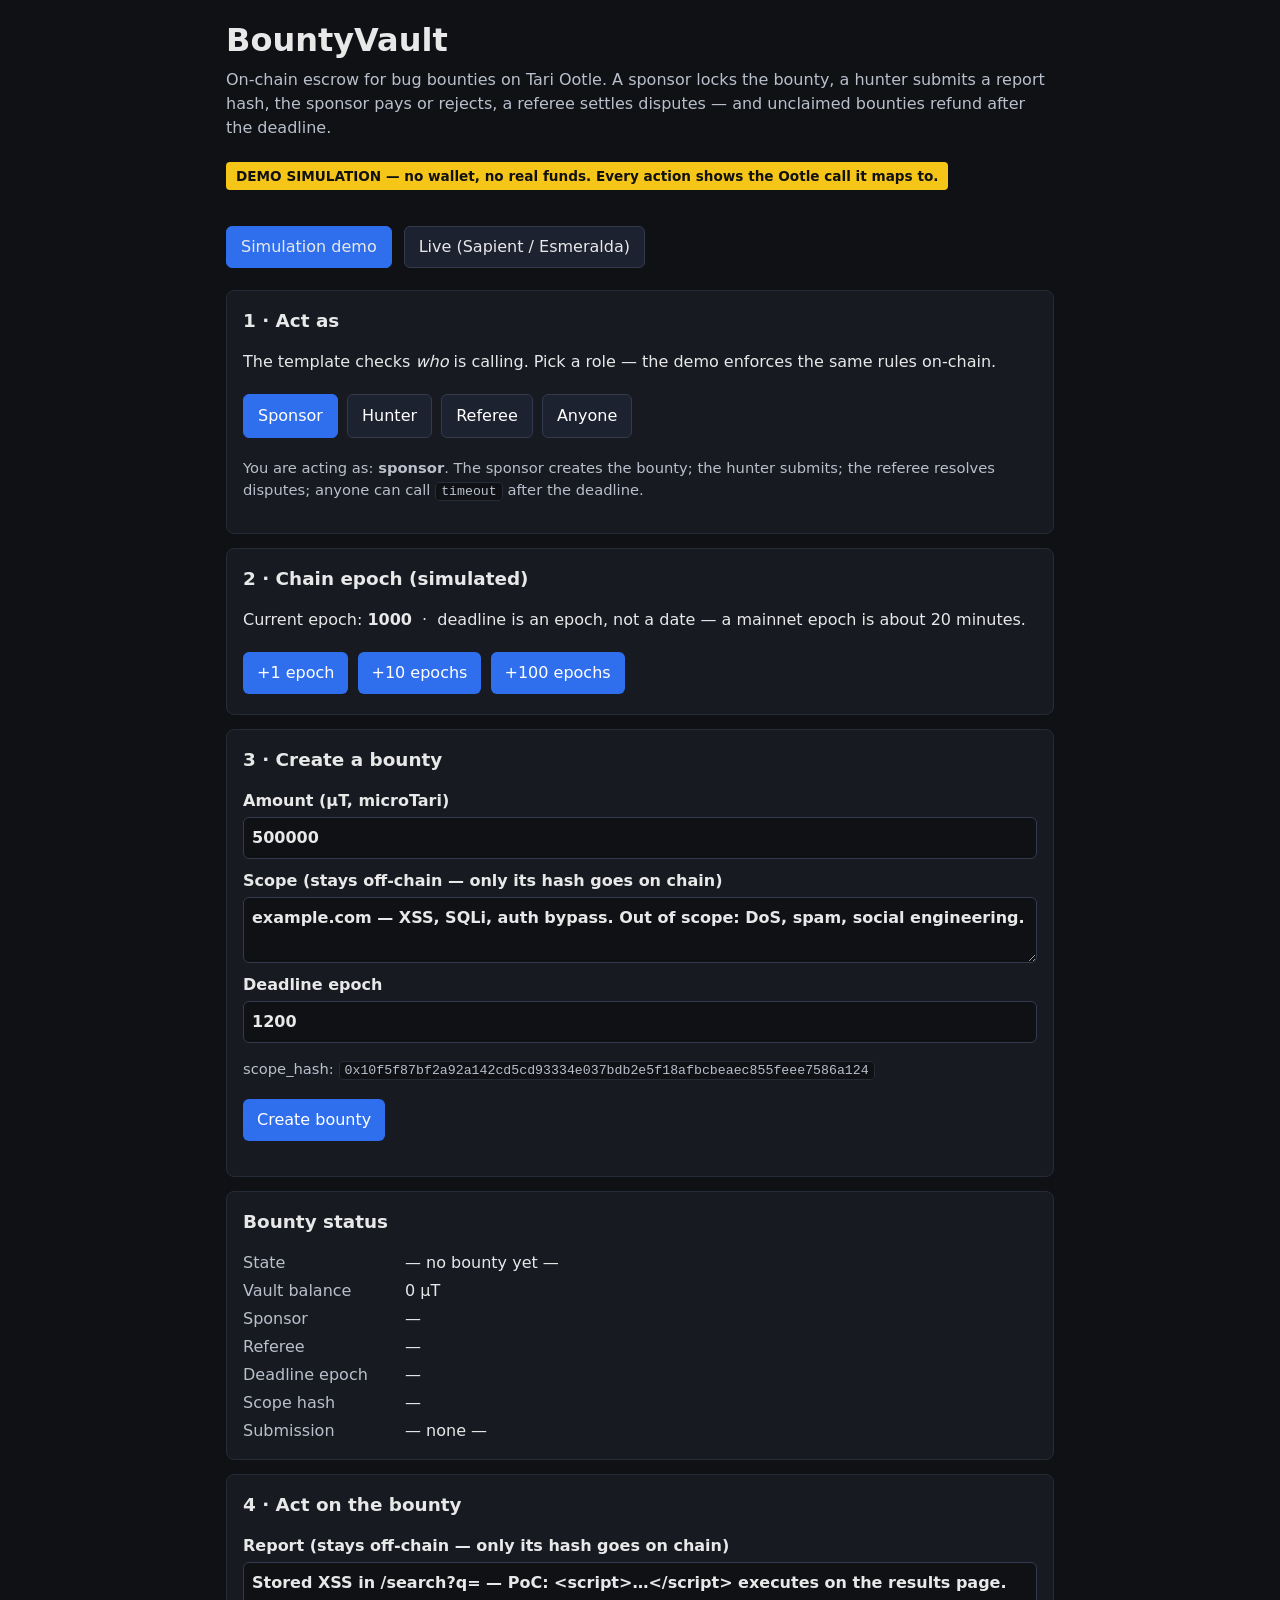
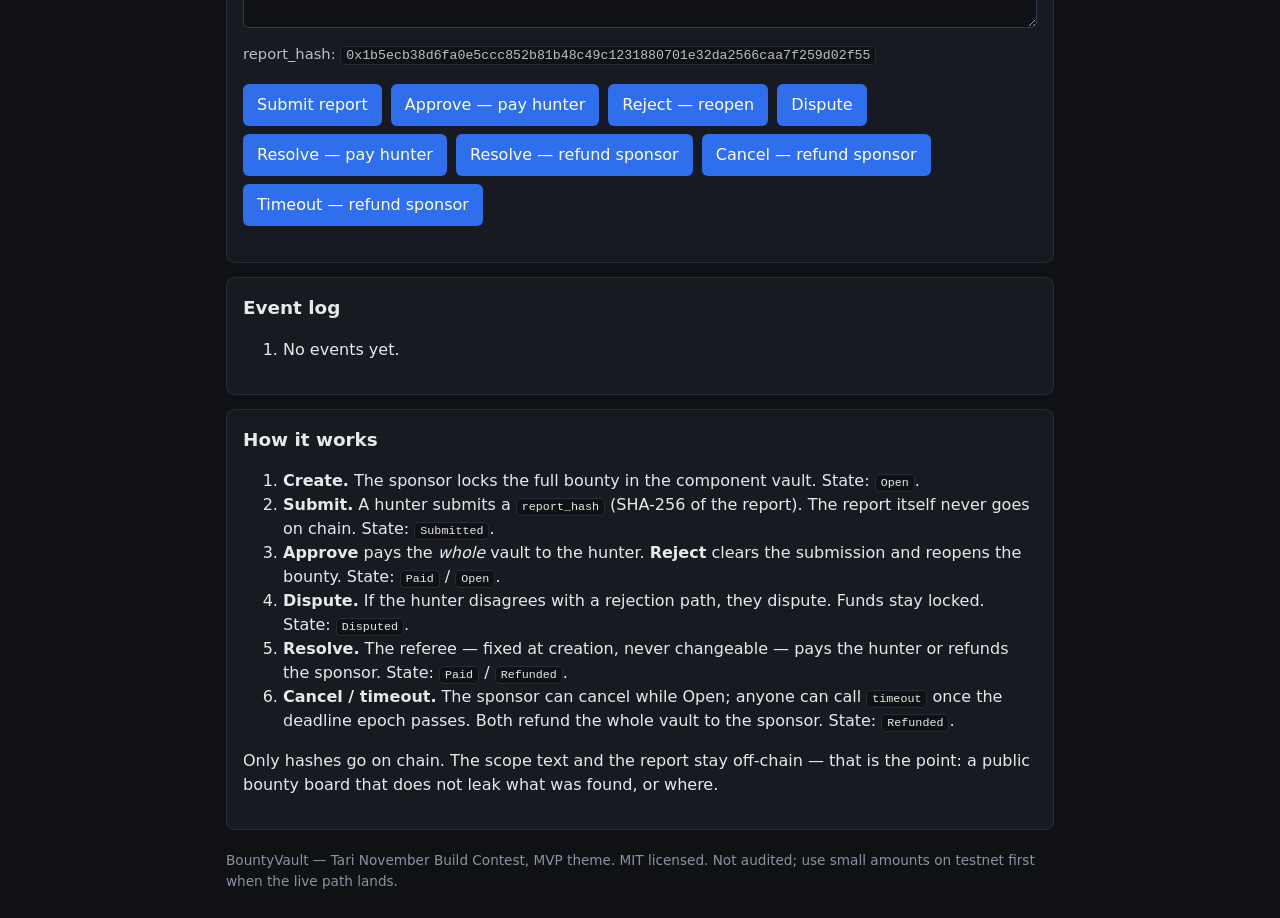
<file: index.html>
<!doctype html>
<html lang="en">
<head>
<meta charset="utf-8">
<title>BountyVault — Tari Ootle demo</title>
<meta http-equiv="refresh" content="0; url=web/index.html">
<link rel="canonical" href="web/index.html">
</head>
<body>
<p>Redirecting to the <a href="web/index.html">BountyVault demo</a>…</p>
<script>location.replace("web/index.html");</script>
</body>
</html>
</file>
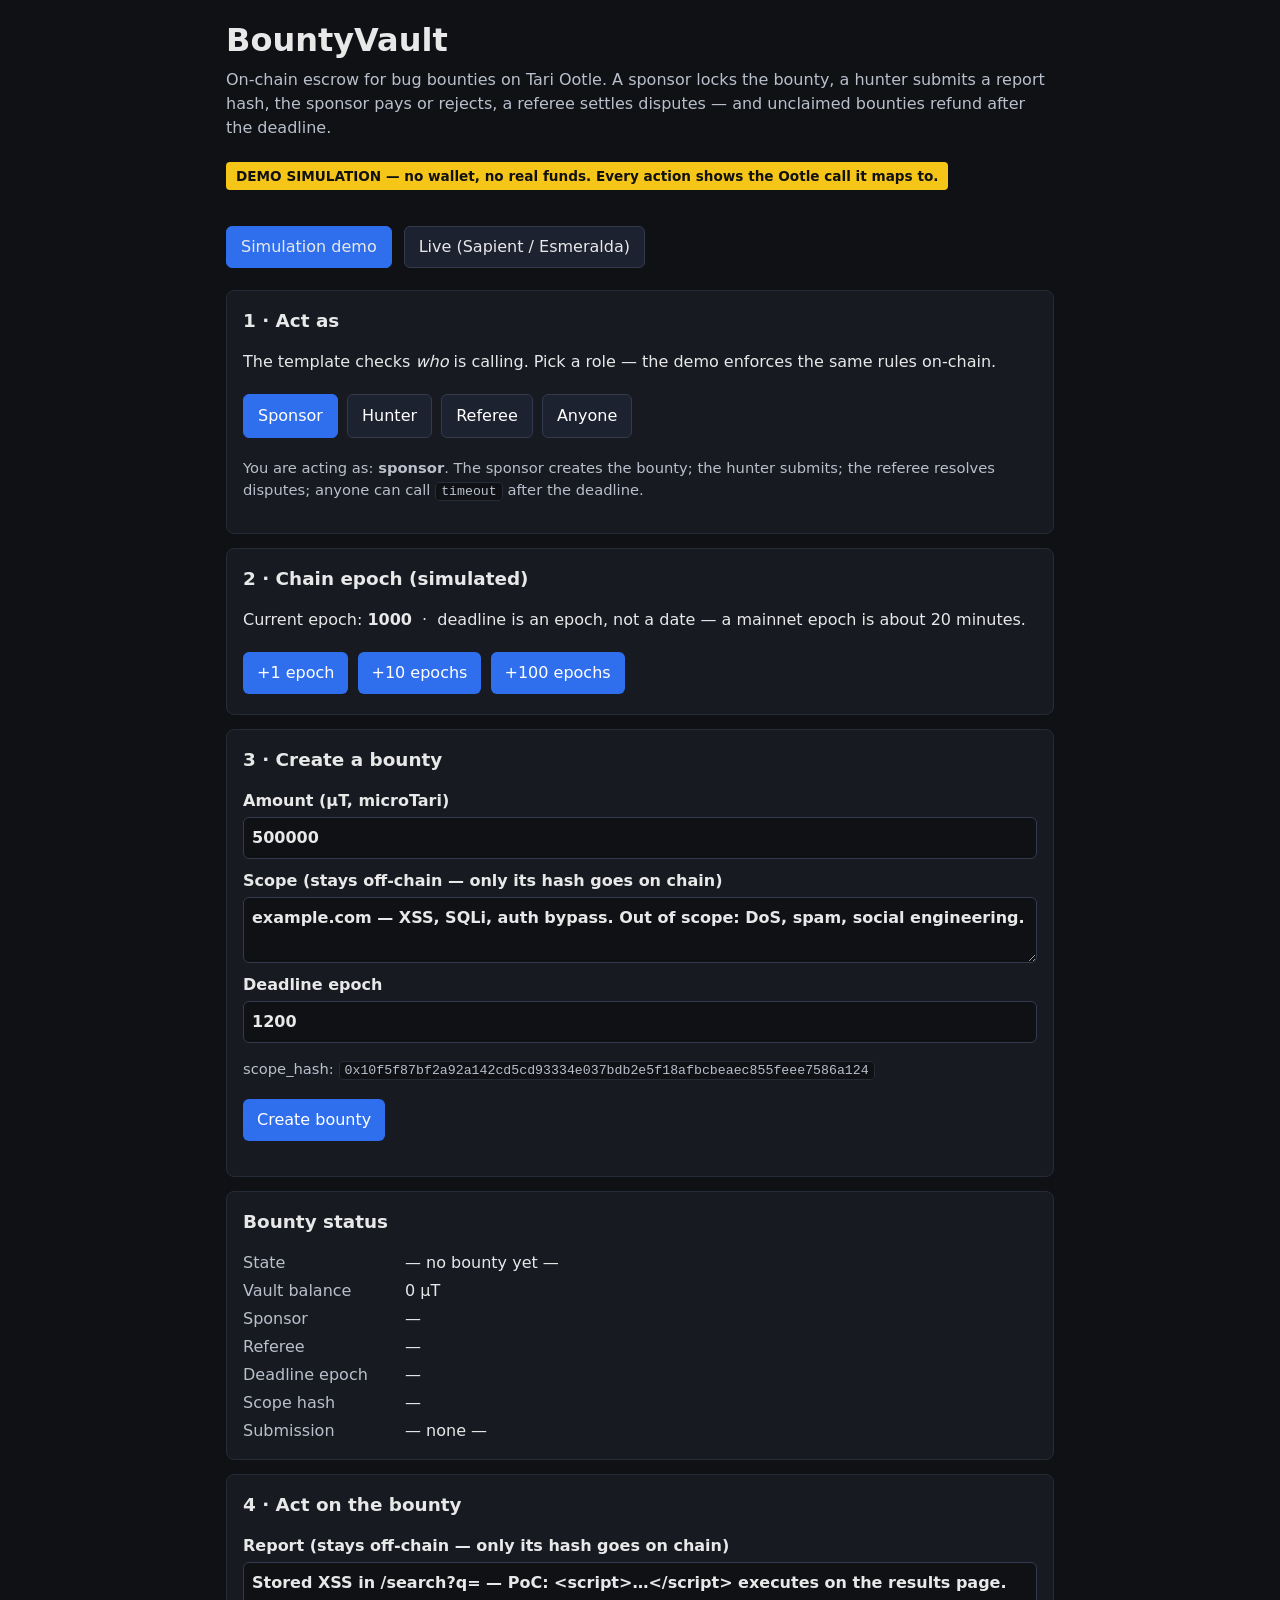
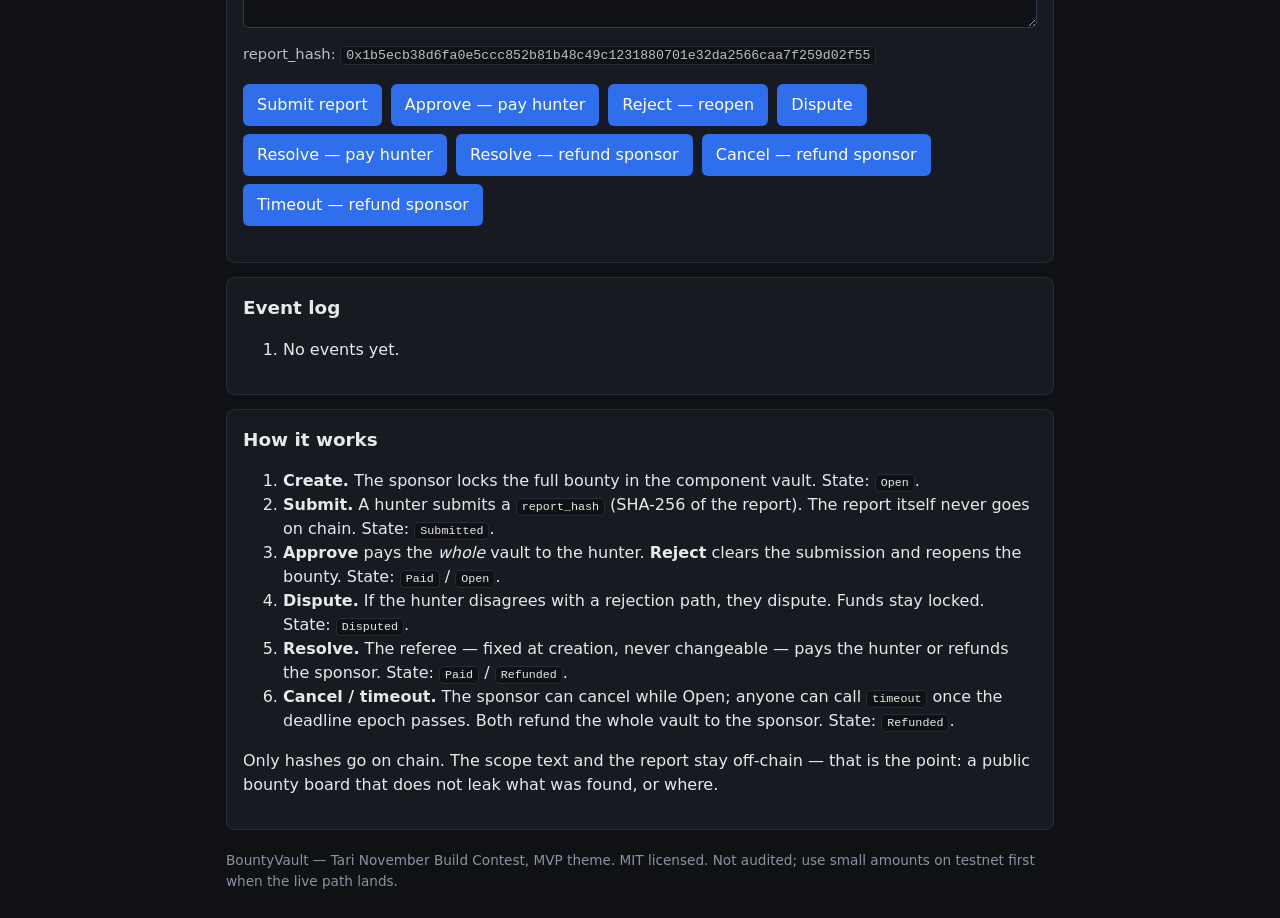
<file: web/index.html>
<!DOCTYPE html>
<html lang="en">
<head>
<meta charset="utf-8">
<meta name="viewport" content="width=device-width, initial-scale=1">
<title>BountyVault — on-chain escrow for bug bounties on Tari Ootle</title>
<link rel="stylesheet" href="style.css">
</head>
<body>
<header>
  <h1>BountyVault</h1>
  <p class="tagline">On-chain escrow for bug bounties on Tari Ootle. A sponsor locks the bounty, a hunter submits a report hash, the sponsor pays or rejects, a referee settles disputes — and unclaimed bounties refund after the deadline.</p>
  <p class="sim-badge">DEMO SIMULATION — no wallet, no real funds. Every action shows the Ootle call it maps to.</p>
</header>

<nav class="tabs">
  <button id="tab-sim" class="active">Simulation demo</button>
  <button id="tab-live">Live (Sapient / Esmeralda)</button>
</nav>

<main id="panel-sim">
  <section class="card" id="actors">
    <h2>1 · Act as</h2>
    <p>The template checks <em>who</em> is calling. Pick a role — the demo enforces the same rules on-chain.</p>
    <div class="roles">
      <button data-role="sponsor" class="role active">Sponsor</button>
      <button data-role="hunter" class="role">Hunter</button>
      <button data-role="referee" class="role">Referee</button>
      <button data-role="anyone" class="role">Anyone</button>
    </div>
    <p class="hint">You are acting as: <strong id="who">sponsor</strong>. The sponsor creates the bounty; the hunter submits; the referee resolves disputes; anyone can call <code>timeout</code> after the deadline.</p>
  </section>

  <section class="card" id="epoch-box">
    <h2>2 · Chain epoch (simulated)</h2>
    <p>Current epoch: <strong id="epoch">1000</strong> &nbsp;·&nbsp; deadline is an epoch, not a date — a mainnet epoch is about 20 minutes.</p>
    <button id="epoch-plus">+1 epoch</button>
    <button id="epoch-plus10">+10 epochs</button>
    <button id="epoch-plus100">+100 epochs</button>
  </section>

  <section class="card" id="create-box">
    <h2>3 · Create a bounty</h2>
    <label>Amount (µT, microTari) <input id="amount" type="number" min="1" value="500000"></label>
    <label>Scope (stays off-chain — only its hash goes on chain)
      <textarea id="scope" rows="2">example.com — XSS, SQLi, auth bypass. Out of scope: DoS, spam, social engineering.</textarea></label>
    <label>Deadline epoch <input id="deadline" type="number" value="1200"></label>
    <p class="hashline">scope_hash: <code id="scope-hash">—</code></p>
    <button id="create-btn">Create bounty</button>
    <p class="call" id="create-call"></p>
  </section>

  <section class="card" id="status-box">
    <h2>Bounty status</h2>
    <dl id="status">
      <dt>State</dt><dd id="st-state">— no bounty yet —</dd>
      <dt>Vault balance</dt><dd id="st-vault">—</dd>
      <dt>Sponsor</dt><dd id="st-sponsor">—</dd>
      <dt>Referee</dt><dd id="st-referee">—</dd>
      <dt>Deadline epoch</dt><dd id="st-deadline">—</dd>
      <dt>Scope hash</dt><dd id="st-scope">—</dd>
      <dt>Submission</dt><dd id="st-sub">—</dd>
    </dl>
  </section>

  <section class="card" id="act-box">
    <h2>4 · Act on the bounty</h2>
    <label>Report (stays off-chain — only its hash goes on chain)
      <textarea id="report" rows="2">Stored XSS in /search?q= — PoC: &lt;script&gt;…&lt;/script&gt; executes on the results page.</textarea></label>
    <p class="hashline">report_hash: <code id="report-hash">—</code></p>
    <div class="actions">
      <button id="submit-btn">Submit report</button>
      <button id="approve-btn">Approve — pay hunter</button>
      <button id="reject-btn">Reject — reopen</button>
      <button id="dispute-btn">Dispute</button>
      <button id="resolve-pay-btn">Resolve — pay hunter</button>
      <button id="resolve-refund-btn">Resolve — refund sponsor</button>
      <button id="cancel-btn">Cancel — refund sponsor</button>
      <button id="timeout-btn">Timeout — refund sponsor</button>
    </div>
    <p class="call" id="act-call"></p>
    <p class="error" id="act-error"></p>
  </section>

  <section class="card" id="events-box">
    <h2>Event log</h2>
    <ol id="events"><li>No events yet.</li></ol>
  </section>

  <section class="card" id="how">
    <h2>How it works</h2>
    <ol>
      <li><strong>Create.</strong> The sponsor locks the full bounty in the component vault. State: <code>Open</code>.</li>
      <li><strong>Submit.</strong> A hunter submits a <code>report_hash</code> (SHA-256 of the report). The report itself never goes on chain. State: <code>Submitted</code>.</li>
      <li><strong>Approve</strong> pays the <em>whole</em> vault to the hunter. <strong>Reject</strong> clears the submission and reopens the bounty. State: <code>Paid</code> / <code>Open</code>.</li>
      <li><strong>Dispute.</strong> If the hunter disagrees with a rejection path, they dispute. Funds stay locked. State: <code>Disputed</code>.</li>
      <li><strong>Resolve.</strong> The referee — fixed at creation, never changeable — pays the hunter or refunds the sponsor. State: <code>Paid</code> / <code>Refunded</code>.</li>
      <li><strong>Cancel / timeout.</strong> The sponsor can cancel while Open; anyone can call <code>timeout</code> once the deadline epoch passes. Both refund the whole vault to the sponsor. State: <code>Refunded</code>.</li>
    </ol>
    <p>Only hashes go on chain. The scope text and the report stay off-chain — that is the point: a public bounty board that does not leak what was found, or where.</p>
  </section>
</main>

<main id="panel-live" hidden>
  <section class="card">
    <h2>Live path — not connected yet</h2>
    <p>The <code>BountyVault</code> template has <strong>not been published</strong> to Esmeralda or to mainnet yet. This demo runs a walletless simulation of the exact same state machine.</p>
    <p>When the template is published, this tab will show:</p>
    <ul>
      <li>the template address (<code>template_…</code>),</li>
      <li>a Sapient wallet connect button, and</li>
      <li>live create / submit / approve / dispute / resolve calls against the real network.</li>
    </ul>
    <p>Template address: <code id="template-address">not published yet</code></p>
    <p>Until then, nothing here moves real funds — and nothing here pretends to.</p>
  </section>
</main>

<footer>
  <p>BountyVault — Tari November Build Contest, MVP theme. MIT licensed. Not audited; use small amounts on testnet first when the live path lands.</p>
</footer>

<script src="sim.js"></script>
<script src="app.js"></script>
</body>
</html>
</file>
<file: web/style.css>
* { box-sizing: border-box; }
body { font-family: system-ui, -apple-system, "Segoe UI", sans-serif; max-width: 860px; margin: 0 auto; padding: 16px; background: #0f1115; color: #e8e8e8; line-height: 1.5; }
header h1 { margin: 0 0 4px; font-size: 2rem; }
.tagline { color: #b9c0cc; margin: 0 0 8px; }
.sim-badge { display: inline-block; background: #f5c518; color: #111; font-weight: 700; padding: 4px 10px; border-radius: 4px; font-size: 0.85rem; }
.tabs { margin: 18px 0; display: flex; gap: 8px; }
.tabs button { background: #1d2230; color: #e8e8e8; border: 1px solid #333a4d; padding: 8px 14px; border-radius: 6px; cursor: pointer; }
.tabs button.active { background: #2f6fed; border-color: #2f6fed; }
.card { background: #171a21; border: 1px solid #262b38; border-radius: 8px; padding: 16px; margin-bottom: 14px; }
.card h2 { margin-top: 0; font-size: 1.15rem; }
label { display: block; margin: 10px 0; font-weight: 600; }
input, textarea { display: block; width: 100%; margin-top: 4px; padding: 8px; border-radius: 6px; border: 1px solid #333a4d; background: #0f1115; color: #e8e8e8; font: inherit; }
button { background: #2f6fed; color: #fff; border: none; padding: 9px 14px; border-radius: 6px; cursor: pointer; font: inherit; margin: 4px 4px 4px 0; }
button:hover { background: #3b7bff; }
.roles .role { background: #1d2230; border: 1px solid #333a4d; }
.roles .role.active { background: #2f6fed; border-color: #2f6fed; }
.hint, .hashline { color: #b9c0cc; font-size: 0.92rem; }
code { background: #0f1115; border: 1px solid #262b38; padding: 1px 5px; border-radius: 4px; font-size: 0.9em; }
.call { color: #7ee2a8; font-size: 0.92rem; word-break: break-word; }
.error { color: #ff8a8a; font-weight: 600; }
dl { display: grid; grid-template-columns: 150px 1fr; gap: 4px 12px; margin: 0; }
dt { color: #b9c0cc; }
dd { margin: 0; word-break: break-all; }
#events li { margin-bottom: 10px; }
footer { color: #8a93a6; font-size: 0.85rem; margin-top: 20px; }
</file>
